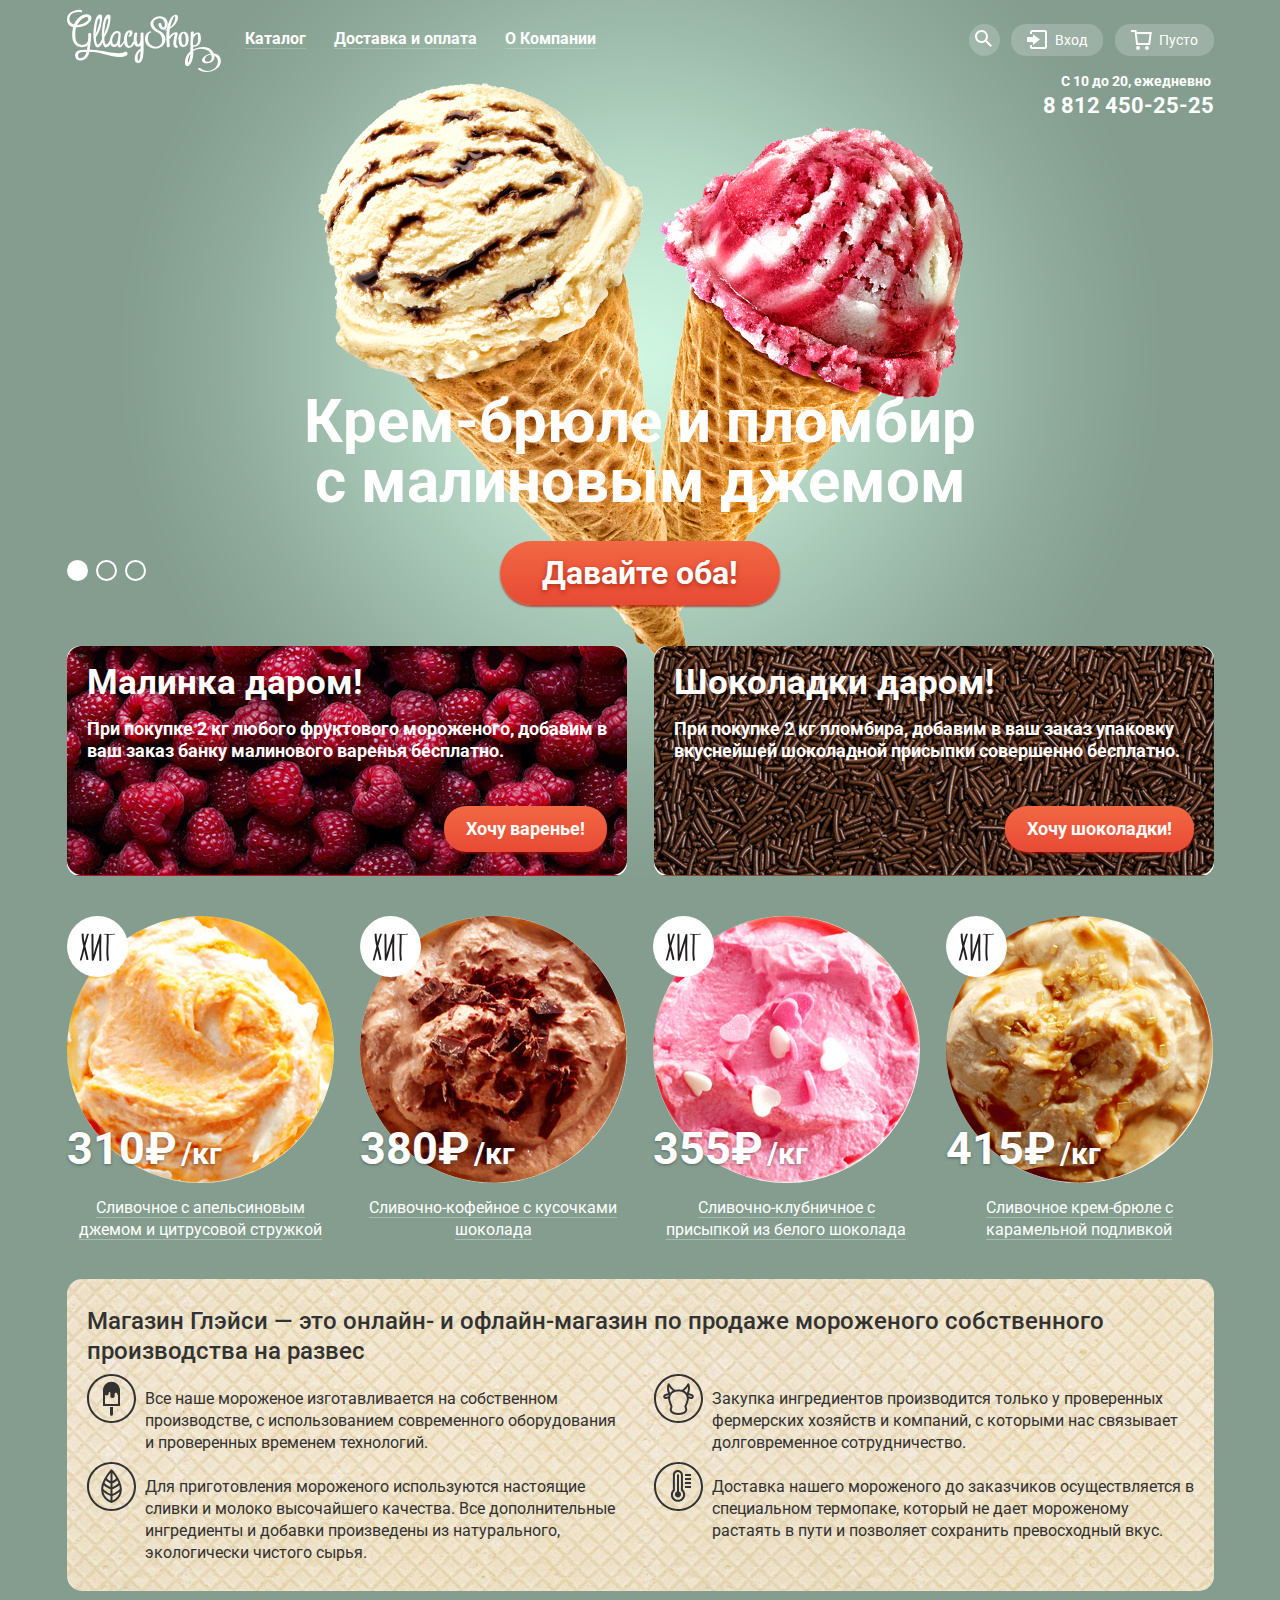
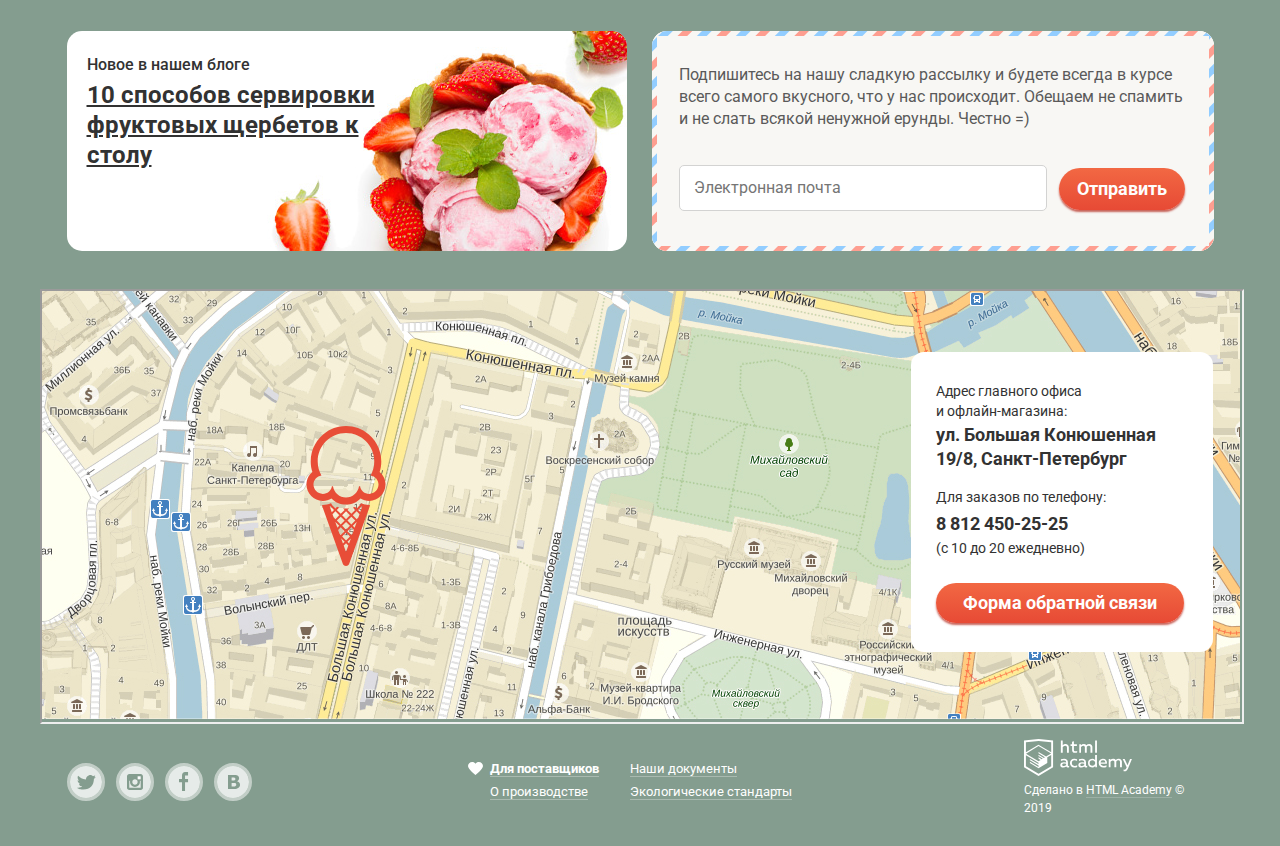
<file: index.html>
<!DOCTYPE html>
<html lang="ru">
  <head>
    <meta charset="utf-8">
    <title>HTML Academy: Глейси</title>
    <link href="https://fonts.googleapis.com/css?family=Roboto:400,700&display=swap&subset=cyrillic" rel="stylesheet">
    <link href="css/normalize.css" rel="stylesheet">
    <link href="css/style.css" rel="stylesheet">
  </head>
  <body>
    <input class="visually-hidden" type="radio" id="product-1" name="toggle" checked>
    <input class="visually-hidden" type="radio" id="product-2" name="toggle">
    <input class="visually-hidden" type="radio" id="product-3" name="toggle">
    <div class="site-wrapper">
      <header class="main-header">
        <nav class="main-navigation">
          <div class="main-header-logo">
            <img src="img/logo.svg" width="154" height="64" alt="Логотип  магазина мороженого «Глейси»">
          </div>
          <div class="main-navigation-wrapper">
            <div class="navigation-container">
              <ul class="site-navigation">
                <li class="catalog-link">
                  <a href="catalog.html">
                    <span class="navigation-title">Каталог</span>
                  </a>
                  <ul class="catalog-navigation">
                    <li><p>Новинки</p></li>
                    <li><a href="catalog.html">Сливочное</a></li>
                    <li><a href="#">Щербеты</a></li>
                    <li><a href="#">Фруктовый лед</a></li>
                    <li><a href="#">Мелорин</a></li>
                  </ul>
                </li>
                <li>
                  <a href="delivery.html">
                    <span class="navigation-title">Доставка и оплата</span>
                  </a>
                </li>
                <li>
                  <a href="about.html">
                    <span class="navigation-title">О Компании</span>
                  </a>
                </li>
              </ul>
              <ul class="user-navigation">
                <li class="search">
                  <a class="search-link" href="#">
                    <span class="visually-hidden">Поиск</span>
                    <svg version="1.1" xmlns="http://www.w3.org/2000/svg" xmlns:xlink="http://www.w3.org/1999/xlink" x="0px" y="0px" width="17px"
                    	 height="17px" viewBox="0 0 17 17" enable-background="new 0 0 17 17" xml:space="preserve">
                    	<path fill="#FFFFFF" d="M16.958,15.527L11.75,10.32C12.533,9.247,13,7.93,13,6.5C13,2.91,10.09,0,6.5,0S0,2.91,0,6.5
                    		S2.91,13,6.5,13c1.438,0,2.763-0.473,3.839-1.263l5.205,5.204L16.958,15.527z M6.5,11C4.019,11,2,8.981,2,6.5S4.019,2,6.5,2
                    		S11,4.019,11,6.5S8.981,11,6.5,11z"/>
                    </svg>
                  </a>
                  <div class="search-form">
                    <form action="https://echo.htmlacademy.ru" method="post">
                      <label class="visually-hidden" for="search">Поиск</label>
                      <input type="search" id="search" name="search" placeholder="Что ищем?">
                    </form>
                  </div>
                </li>
                <li class="login">
                  <a class="login-link" href="#">
                    <svg version="1.1" xmlns="http://www.w3.org/2000/svg" xmlns:xlink="http://www.w3.org/1999/xlink" x="0px" y="0px"
                    	 width="21px" height="19px" viewBox="0 0 21 19" enable-background="new 0 0 21 19" xml:space="preserve">
                    <g>
                    	<polygon fill="#FFFFFF" points="6,14.875 12.917,9.5 6,4.125 6,7.042 -0.042,7.042 -0.042,11.959 6,11.959 	"/>
                    	<path fill="#FFFFFF" d="M18,0H5C3.9,0,3,0.9,3,2v2h2V2h13v15H5v-2H3v2c0,1.1,0.9,2,2,2h13c1.1,0,2-0.9,2-2V2C20,0.9,19.1,0,18,0z"
                    		/>
                    </g>
                    </svg>
                    <span>Вход</span>
                  </a>
                  <div class="login-form">
                    <form action="https://echo.htmlacademy.ru" method="post">
                      <p>
                        <label class="visually-hidden" for="user-email">Элетронная почта</label>
                        <input class="login-icon-user" type="text" id="user-email" name="email" placeholder="Электронная почта">
                      </p>
                      <p>
                        <label class="visually-hidden" for="user-password">Пароль</label>
                        <input class="login-icon-password" type="password" id="user-password" name="password" placeholder="Пароль">
                      </p>
                      <div class="button-links-wrapper">
                        <button class="button" type="submit">Войти</button>
                        <p class="login-info">
                          <a href="#">Забыли пароль</a>
                          <a href="#">Новая регистрация</a>
                        </p>
                      </div>
                    </form>
                  </div>
                </li>
                <li>
                  <a class="cart-link" href="#">
                    <svg version="1.1" xmlns="http://www.w3.org/2000/svg" xmlns:xlink="http://www.w3.org/1999/xlink" x="0px" y="0px"
                    	 width="21px" height="20px" viewBox="0 0 21 20" enable-background="new 0 0 21 20" xml:space="preserve">
                    <g>
                    	<path fill="#FFFFFF" d="M5.657,2.031L5.422,0H0v2h3.64l1.5,13h13.988l1.699-12.969H5.657z M17.372,13H6.922L5.888,4.031h12.66
                    		L17.372,13z"/>
                    	<circle fill="#FFFFFF" cx="6.984" cy="18" r="2"/>
                    	<circle fill="#FFFFFF" cx="15.984" cy="18" r="2"/>
                    </g>
                    </svg>
                    <span>Пусто</span>
                  </a>
                </li>
              </ul>
            </div>
          </div>
        </nav>
        <div class="contacts">
          <div class="contacts-wrapper">
            <p class="header-time">С 10 до 20, ежедневно</p>
            <p class="header-phone">8 812 450-25-25</p>
          </div>
        </div>
      </header>
      <main class="container">
        <h1 class="visually-hidden">Магазин по продаже мороженого "Глэйси"</h1>
        <section class="slider">
          <div class="slider-controls">
            <label for="product-1" tabindex="0">Первый</label>
            <label for="product-2" tabindex="0">Второй</label>
            <label for="product-3" tabindex="0">Третий</label>
          </div>
          <ul class="slider-list">
            <li class="slider-item slide" id="slide1">
              <h3 class="slide-title">Крем-брюле и пломбир с малиновым джемом</h3>
              <a class="button slide-button" href="#">Давайте оба!</a>
            </li>
            <li class="slider-item slide" id="slide2">
              <h3 class="slide-title">Шоколадный пломбир и лимонный сорбет</h3>
              <a class="button slide-button" href="#">Давайте оба!</a>
            </li>
            <li class="slider-item slide" id="slide3">
              <h3 class="slide-title">Пломбир с помадкой и клубничный щербет</h3>
              <a class="button slide-button" href="#">Давайте оба!</a>
            </li>
          </ul>
        </section>
        <section class="promotions">
          <h2 class="visually-hidden">Промо-акции</h2>
          <div class="promo-raspberries">
            <p class="promo-title">Малинка даром!</p>
            <p class="promo-info">При покупке 2 кг любого фруктового мороженого, добавим в ваш заказ банку малинового варенья бесплатно.</p>
            <a class="button promo-button" href="#">Хочу варенье!</a>
          </div>
          <div class="promo-сhocolate">
            <p class="promo-title">Шоколадки даром!</p>
            <p class="promo-info">При покупке 2 кг пломбира, добавим в ваш заказ упаковку вкуснейшей шоколадной присыпки совершенно бесплатно.</p>
            <a class="button promo-button" href="#">Хочу шоколадки!</a>
          </div>
        </section>
        <section class="hits">
          <h2 class="visually-hidden">Хиты продаж</h2>
          <ul class="catalog-list">
            <li class="catalog-item hits-item">
              <a href="catalog-item.html">
                <p>
                  <img src="img/product-1.jpg" width="267" height="267" alt="Сливочное с апельсиновым джемом и цитрусовой стружкой">
                </p>
                <p class="catalog-item-title">
                  <span>Сливочное с апельсиновым джемом и цитрусовой стружкой</span>
                </p>
              </a>
              <p class="catalog-item-price">
                <b>310₽</b>
                <span class="weight">/кг</span>
              </p>
              <button class="button" type="button">Быстрый просмотр</button>
            </li>
            <li class="catalog-item hits-item">
              <a href="catalog-item.html">
                <p>
                  <img src="img/product-2.jpg" width="267" height="267" alt="Сливочно-кофейное с кусочками шоколада">
                </p>
                <p class="catalog-item-title">
                  <span>Сливочно-кофейное с кусочками шоколада</span>
                </p>
              </a>
              <p class="catalog-item-price">
                <b>380₽</b>
                <span class="weight">/кг</span>
              </p>
              <button class="button" type="button">Быстрый просмотр</button>
            </li>
            <li class="catalog-item hits-item">
              <a href="catalog-item.html">
                <p>
                  <img src="img/product-3.jpg" width="267" height="267" alt="Сливочно-клубничное с присыпкой из белого шоколада">
                </p>
                <p class="catalog-item-title">
                  <span>Сливочно-клубничное с присыпкой из белого шоколада</span>
                </p>
              </a>
              <p class="catalog-item-price">
                <b>355₽</b>
                <span class="weight">/кг</span>
              </p>
              <button class="button" type="button">Быстрый просмотр</button>
            </li>
            <li class="catalog-item hits-item">
              <a href="catalog-item.html">
                <p>
                  <img src="img/product-4.jpg" width="267" height="267" alt="Сливочное крем-брюле с карамельной подливкой">
                </p>
                <p class="catalog-item-title">
                  <span>Сливочное крем-брюле с карамельной подливкой</span>
                </p>
              </a>
              <p class="catalog-item-price">
                <b>415₽</b>
                <span class="weight">/кг</span>
              </p>
              <button class="button" type="button">Быстрый просмотр</button>
            </li>
          </ul>
        </section>
        <section class="features">
          <h2 class="visually-hidden">Преимущества</h2>
          <p class="feature-info">Магазин Глэйси — это онлайн- и офлайн-магазин по продаже мороженого собственного производства на развес</p>
          <ul class="feature-list">
            <li class="feature-item first">
              <p>Все наше мороженое изготавливается на собственном производстве, с использованием современного оборудования и проверенных временем технологий.</p>
            </li>
            <li class="feature-item second">
              <p>Закупка ингредиентов  производится только у проверенных фермерских хозяйств и компаний, с которыми нас связывает долговременное сотрудничество.</p>
            </li>
            <li class="feature-item third">
              <p>Для приготовления мороженого используются настоящие сливки и молоко высочайшего качества. Все дополнительные ингредиенты и добавки произведены из натурального, экологически чистого сырья.</p>
            </li>
            <li class="feature-item fourth">
              <p>Доставка нашего мороженого до заказчиков осуществляется в специальном термопаке, который не дает мороженому растаять в пути и позволяет сохранить превосходный вкус.</p>
            </li>
          </ul>
        </section>
        <div class="useful-info">
          <article class="article">
            <h2>Новое в нашем блоге</h2>
            <p class="article-info">
              <a href="#">10 способов сервировки фруктовых щербетов к столу</a>
            </p>
          </article>
          <section class="subscription">
            <h2 class="visually-hidden">Подписка на рассылку</h2>
            <p class="subscription-info">Подпишитесь на нашу сладкую рассылку и будете всегда в курсе всего самого вкусного, что у нас происходит. Обещаем не спамить и не слать всякой ненужной ерунды. Честно =) </p>
            <form class="subscription-form" action="https://echo.htmlacademy.ru" method="post">
              <label class="visually-hidden" for="subscription-email">Электронная почта</label>
              <input type="text" id="subscription-email" name="email" placeholder="Электронная почта">
              <button class="button" type="submit">Отправить</button>
            </form>
          </section>
        </div>
        <section class="map">
          <h2 class="visually-hidden">Как нас найти</h2>
          <iframe src="https://www.google.com/maps/embed?pb=!1m18!1m12!1m3!1d1998.6037872533216!2d30.320858716006118!3d59.93871648187625!2m3!1f0!2f0!3f0!3m2!1i1024!2i768!4f13.1!3m3!1m2!1s0x4696310fca145cc1%3A0x42b32648d8238007!2z0JHQvtC70YzRiNCw0Y8g0JrQvtC90Y7RiNC10L3QvdCw0Y8g0YPQuy4sIDE5LzgsINCh0LDQvdC60YIt0J_QtdGC0LXRgNCx0YPRgNCzLCAxOTExODY!5e0!3m2!1sru!2sru!4v1562095742895!5m2!1sru!2sru" width="1200" height="431" allowfullscreen></iframe>
          <p class="map-image">
            <img src="img/map.jpg" width="1200" height="431" alt="Адрес главного офиса и офлайн-магазина: ул. Большая Конюшенная 19/8, Санкт-Петербург">
          </p>
          <div class="map-info">
            <p class="map-info-adress">
              Адрес главного офиса<br>и офлайн-магазина:
              <span>ул. Большая Конюшенная<br> 19/8, Санкт-Петербург</span>
            </p>
            <p class="map-info-phone">
              Для заказов по телефону:
              <span>8 812 450-25-25</span>
              (с 10 до 20 ежедневно)
            </p>
            <a class="button map-button" href="form.html">Форма обратной связи</a>
          </div>
        </section>
      </main>
      <footer class="main-footer">
        <div class="footer-wrapper">
          <div class="social-footer">
            <ul class="social-list">
              <li><a class="social-button" href="#"><span class="visually-hidden">Твиттер</span>
                <svg version="1.1" xmlns="http://www.w3.org/2000/svg" xmlns:xlink="http://www.w3.org/1999/xlink" x="0px" y="0px" width="32px"
                	 height="32px" viewBox="0 0 32 32" enable-background="new 0 0 32 32" xml:space="preserve">
                	<path fill="#FFFFFF" d="M16,0C7.164,0,0,7.164,0,16c0,8.837,7.164,16,16,16c8.837,0,16-7.163,16-16C32,7.164,24.837,0,16,0z
                		 M23.944,12.809c-0.251,6.516-3.463,10.832-10.992,10.702c-0.14,0-0.205,0-0.233,0c-0.015,0-0.021,0-0.021,0
                		c-0.029,0-0.094,0-0.232,0c-0.447,0-4.543-0.443-5.344-1.823c2.479,0.19,4.247-0.406,5.12-1.136
                		c-1.048-0.289-2.923-0.461-3.251-2.848c0.384,0.104,0.618,0.221,1.299,0.113c-1.307-0.824-2.758-1.519-2.679-3.643
                		c0.311,0.317,1.164,0.518,1.46,0.457c-0.768-0.233-2.149-3.244-0.974-4.781c1.984,1.79,4.075,3.482,7.804,3.643
                		c0.227-2.214,1.24-3.699,3.168-4.325c1.84-0.479,3.255,0.26,3.901,1.138c0.737-0.224,1.453-0.466,2.193-0.685
                		c-0.004,0.833-0.569,1.463-0.935,1.709c0.747,0.165,1.423-0.475,1.423-0.475C25.467,11.818,24.557,12.58,23.944,12.809z"/>
                </svg>
              </a></li>
              <li><a class="social-button" href="#"><span class="visually-hidden">Инстаграмм</span>
                <svg version="1.1" xmlns="http://www.w3.org/2000/svg" xmlns:xlink="http://www.w3.org/1999/xlink" x="0px" y="0px"
                	 width="32px" height="32px" viewBox="0 0 32 32" enable-background="new 0 0 32 32" xml:space="preserve">
                <g>
                	<path fill="#FFFFFF" d="M20.916,16c0,2.728-2.211,4.938-4.938,4.938S11.039,18.728,11.039,16c0-0.394,0.051-0.773,0.138-1.14
                		h-0.897v6.838h11.396V14.86h-0.897C20.865,15.227,20.916,15.606,20.916,16z"/>
                	<path fill="#FFFFFF" d="M15.978,18.659c1.466,0,2.659-1.193,2.659-2.659s-1.193-2.659-2.659-2.659
                		c-1.466,0-2.659,1.193-2.659,2.659S14.511,18.659,15.978,18.659z"/>
                	<rect x="18.637" y="10.302" fill="#FFFFFF" width="3.039" height="3.039"/>
                	<path fill="#FFFFFF" d="M16,0C7.164,0,0,7.164,0,16c0,8.837,7.164,16,16,16c8.837,0,16-7.163,16-16C32,7.164,24.837,0,16,0z
                		 M23.955,21.698c0,1.254-1.025,2.279-2.279,2.279H10.279C9.026,23.978,8,22.952,8,21.698V10.302c0-1.253,1.026-2.279,2.279-2.279
                		h11.396c1.254,0,2.279,1.026,2.279,2.279V21.698z"/>
                </g>
                </svg>
              </a></li>
              <li><a class="social-button" href="#"><span class="visually-hidden">Фейсбук</span>
                <svg version="1.1" xmlns="http://www.w3.org/2000/svg" xmlns:xlink="http://www.w3.org/1999/xlink" x="0px" y="0px"
                	 width="32px" height="32px" viewBox="0 0 32 32" enable-background="new 0 0 32 32" xml:space="preserve">
                <path fill="#FFFFFF" d="M16,0C7.164,0,0,7.163,0,16s7.164,16,16,16c8.837,0,16-7.164,16-16S24.837,0,16,0z M20.062,9.455h-3.021
                	v3.444h3.021v3.445h-3.021v8.61h-3.021v-8.61H11v-3.445h3.021V9.455c0-1.902,1.353-3.445,3.021-3.445h3.021V9.455z"/>
                </svg>
              </a></li>
              <li><a class="social-button" href="#"><span class="visually-hidden">Вконтакте</span>
                <svg version="1.1" xmlns="http://www.w3.org/2000/svg" xmlns:xlink="http://www.w3.org/1999/xlink" x="0px" y="0px"
                	 width="32px" height="32px" viewBox="0 0 32 32" enable-background="new 0 0 32 32" xml:space="preserve">
                <g>
                	<path fill="#FFFFFF" d="M16.637,14.495c0.402-0.019,0.719-0.082,0.951-0.188c0.326-0.145,0.54-0.33,0.641-0.559
                		c0.101-0.229,0.15-0.496,0.15-0.797c0-0.232-0.058-0.465-0.174-0.697c-0.116-0.232-0.322-0.405-0.617-0.517
                		c-0.264-0.1-0.592-0.155-0.984-0.165c-0.392-0.009-0.943-0.014-1.652-0.014h-0.339v2.965h0.565
                		C15.749,14.523,16.235,14.514,16.637,14.495z"/>
                	<path fill="#FFFFFF" d="M18.118,17.084c-0.282-0.081-0.672-0.125-1.166-0.132c-0.494-0.006-1.012-0.009-1.55-0.009h-0.79v3.493
                		h0.264c1.014,0,1.74-0.003,2.18-0.009c0.438-0.007,0.843-0.088,1.212-0.245c0.377-0.157,0.633-0.364,0.774-0.625
                		s0.214-0.562,0.214-0.9c0-0.446-0.088-0.788-0.261-1.03C18.825,17.386,18.531,17.204,18.118,17.084z"/>
                	<path fill="#FFFFFF" d="M16,0C7.164,0,0,7.164,0,16c0,8.837,7.164,16,16,16c8.837,0,16-7.163,16-16C32,7.164,24.837,0,16,0z
                		 M22.602,20.531c-0.273,0.533-0.646,0.976-1.124,1.327c-0.552,0.415-1.161,0.71-1.823,0.886s-1.501,0.264-2.519,0.264h-6.121V8.987
                		h5.443c1.13,0,1.957,0.038,2.48,0.113c0.524,0.076,1.045,0.242,1.561,0.5c0.533,0.27,0.929,0.632,1.189,1.087
                		c0.26,0.455,0.392,0.975,0.392,1.558c0,0.678-0.179,1.278-0.536,1.795c-0.358,0.518-0.863,0.92-1.517,1.208v0.075
                		c0.917,0.182,1.642,0.559,2.179,1.13c0.537,0.571,0.807,1.325,0.807,2.261C23.013,19.392,22.875,19.997,22.602,20.531z"/>
                </g>
                </svg>
              </a></li>
            </ul>
          </div>
          <div class="info-footer">
            <ul class="info-list info-list-left">
              <li class="info-item first"><a href="#"><b>Для поставщиков</b></a></li>
              <li class="info-item"><a href="#">О производстве</a></li>
            </ul>
            <ul class="info-list info-listright">
              <li class="info-item"><a href="#">Наши документы</a></li>
              <li class="info-item"><a href="#">Экологические стандарты</a></li>
            </ul>
          </div>
          <div class="copyright-footer">
            <a class="copyright-button" href="https://htmlacademy.ru/intensive/htmlcss">
              <img src="img/logo-htmlacademy.svg" width="108" height="39" alt="Логотип HTML Академии">
            </a>
            <p class="copyright-info">Сделано в <a class="copyright-link" href="https://htmlacademy.ru/intensive/htmlcss">HTML Academy</a> © 2019</p>
          </div>
        </div>
      </footer>
      <section class="modal-feedback">
        <h2 class="visually-hidden">Обратная связь</h2>
        <form class="feedback-form" action="https://echo.htmlacademy.ru" method="post">
          <p class="feedback-info">Мы обязательно вам ответим!</p>
          <button class="button-close" type="button"></button>
          <p class="feedback-question">
            <label class="visually-hidden" for="feedback-name">Имя</label>
            <input type="text" id="feedback-name" name="user-name" placeholder="Как вас зовут?">
          </p>
          <p class="feedback-question">
            <label class="visually-hidden" for="feedback-email">Электронная почта</label>
            <input type="text" id="feedback-email" name="user-email" placeholder="Ваша почта для ответа?">
          </p>
          <p class="feedback-text">
            <label class="visually-hidden" for="feedback-question">Ваш вопрос</label>
            <textarea id="feedback-question" name="user-question" placeholder="Напишите что-нибудь..." rows="6"></textarea>
          </p>
          <button class="button modal-button" type="submit">Отправить</button>
        </form>
      </section>
      <div class="overlay"></div>
    </div>
    <script src="js/script.min.js"></script>
  </body>
</html>
</file>
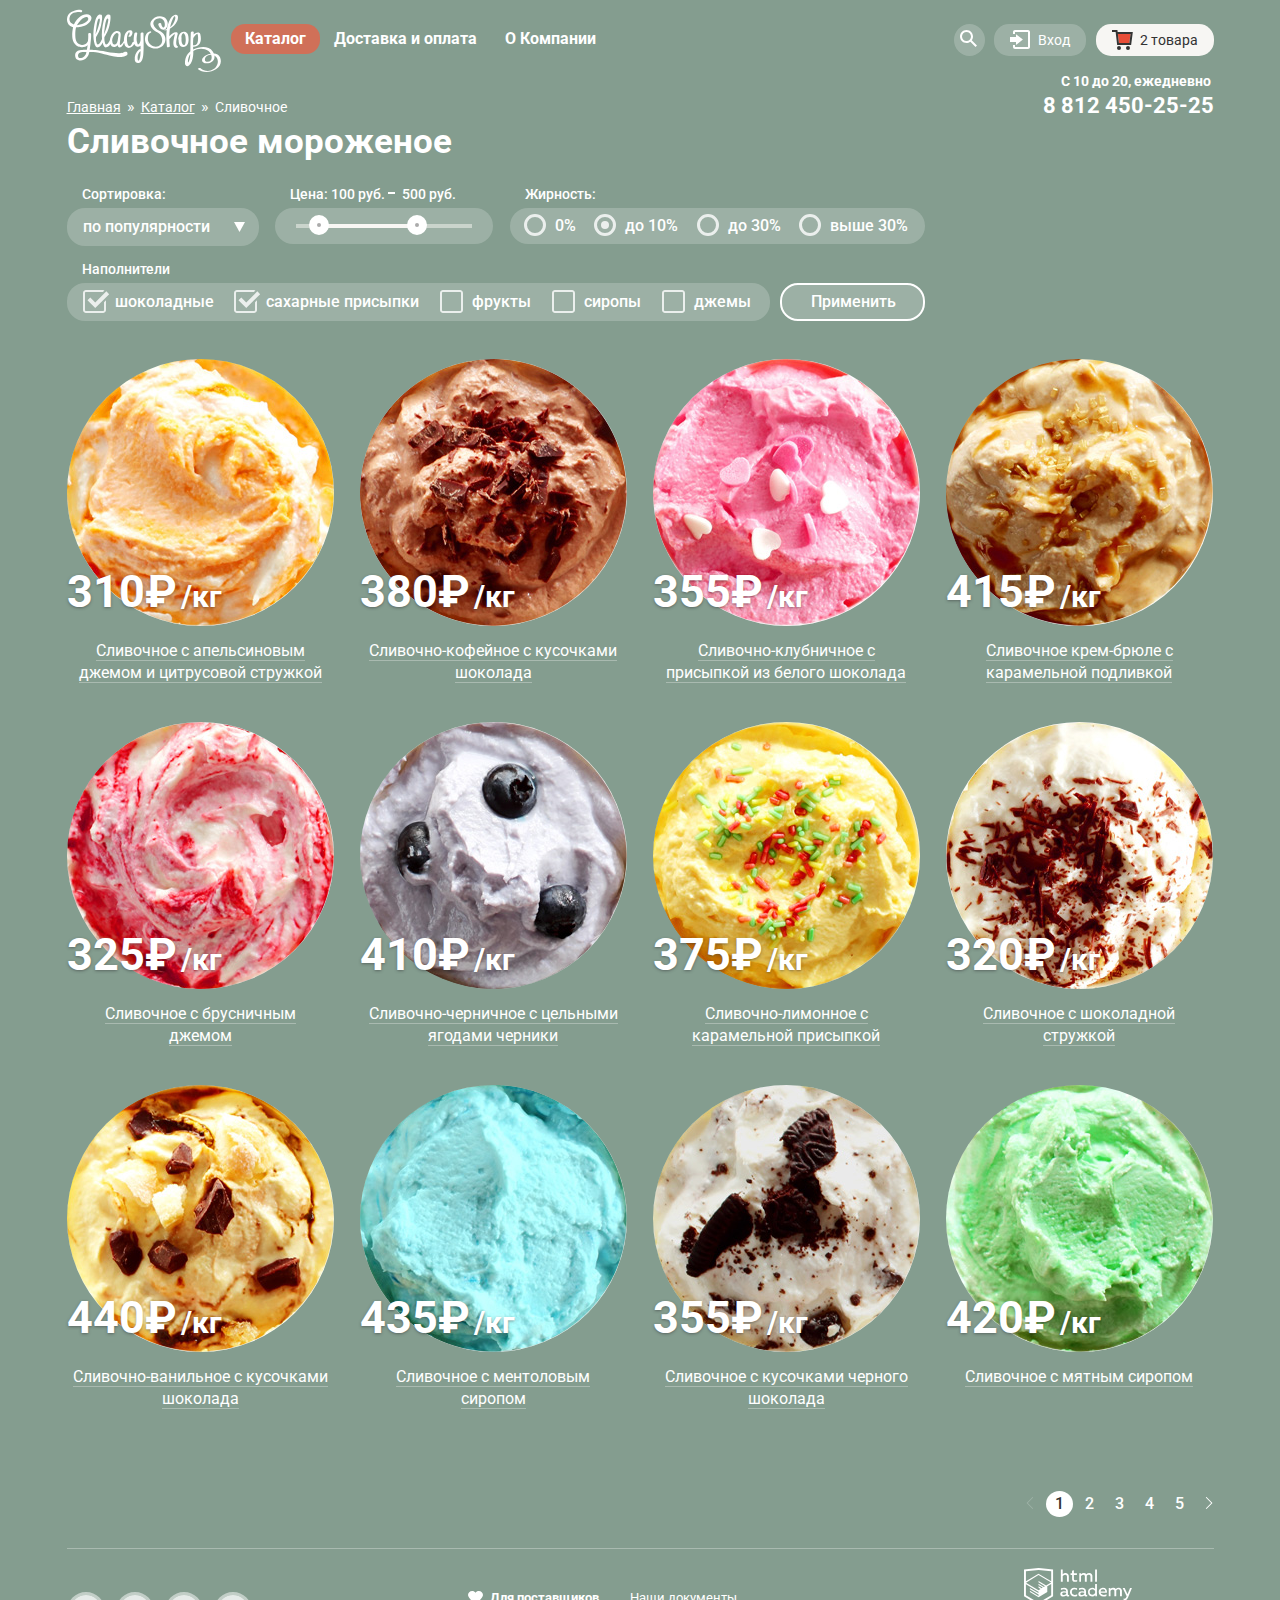
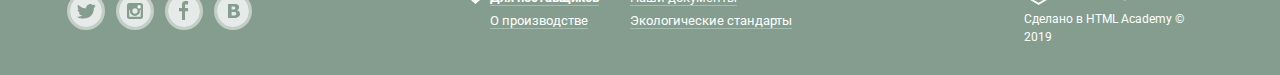
<file: catalog.html>
<!DOCTYPE html>
<html lang="ru">
  <head>
    <meta charset="utf-8">
    <title>HTML Academy: Глейси</title>
    <link href="https://fonts.googleapis.com/css?family=Roboto:400,700&display=swap&subset=cyrillic" rel="stylesheet">
    <link href="css/normalize.css" rel="stylesheet">
    <link href="css/style.css" rel="stylesheet">
  </head>
  <body class="inner-page">
    <header class="main-header">
      <nav class="main-navigation">
        <div  class="main-header-logo">
          <a href="index.html">
            <img src="img/logo.svg" width="154" height="64" alt="Логотип  магазина мороженого «Глейси»">
          </a>
        </div>
        <div class="main-navigation-wrapper">
          <div class="navigation-container">
            <ul class="site-navigation">
              <li class="catalog-link">
                <a class="site-navigation-current" href="catalog.html">Каталог</a>
                <ul class="catalog-navigation">
                  <li><p>Новинки</p></li>
                  <li><a class="current-catalog-navigation" href="catalog.html">Сливочное</a></li>
                  <li><a href="#">Щербеты</a></li>
                  <li><a href="#">Фруктовый лед</a></li>
                  <li><a href="#">Мелорин</a></li>
                </ul>
              </li>
              <li>
                <a href="delivery.html">Доставка и оплата</a>
              </li>
              <li>
                <a href="about.html">О Компании</a>
              </li>
            </ul>
            <ul class="user-navigation">
              <li class="search">
                <a class="search-link" href="#">
                  <span class="visually-hidden">Поиск</span>
                  <svg version="1.1" xmlns="http://www.w3.org/2000/svg" xmlns:xlink="http://www.w3.org/1999/xlink" x="0px" y="0px" width="17px"
                  	 height="17px" viewBox="0 0 17 17" enable-background="new 0 0 17 17" xml:space="preserve">
                  	<path fill="#FFFFFF" d="M16.958,15.527L11.75,10.32C12.533,9.247,13,7.93,13,6.5C13,2.91,10.09,0,6.5,0S0,2.91,0,6.5
                  		S2.91,13,6.5,13c1.438,0,2.763-0.473,3.839-1.263l5.205,5.204L16.958,15.527z M6.5,11C4.019,11,2,8.981,2,6.5S4.019,2,6.5,2
                  		S11,4.019,11,6.5S8.981,11,6.5,11z"/>
                  </svg>
                </a>
                <div class="search-form">
                  <form action="https://echo.htmlacademy.ru" method="post">
                    <label class="visually-hidden" for="search">Поиск</label>
                    <input type="search" id="search" name="search" placeholder="Что ищем?">
                  </form>
                </div>
              </li>
              <li class="login">
                <a class="login-link" href="#">
                  <svg version="1.1" xmlns="http://www.w3.org/2000/svg" xmlns:xlink="http://www.w3.org/1999/xlink" x="0px" y="0px"
                  	 width="21px" height="19px" viewBox="0 0 21 19" enable-background="new 0 0 21 19" xml:space="preserve">
                  <g>
                  	<polygon fill="#FFFFFF" points="6,14.875 12.917,9.5 6,4.125 6,7.042 -0.042,7.042 -0.042,11.959 6,11.959 	"/>
                  	<path fill="#FFFFFF" d="M18,0H5C3.9,0,3,0.9,3,2v2h2V2h13v15H5v-2H3v2c0,1.1,0.9,2,2,2h13c1.1,0,2-0.9,2-2V2C20,0.9,19.1,0,18,0z"/>
                  </g>
                  </svg>
                  <span>Вход</span>
                </a>
                <div class="login-form">
                  <form action="https://echo.htmlacademy.ru" method="post">
                    <p>
                      <label class="visually-hidden" for="user-email">Элетронная почта</label>
                      <input class="login-icon-user" type="text" id="user-email" name="email" placeholder="Электронная почта">
                    </p>
                    <p>
                      <label class="visually-hidden" for="user-password">Пароль</label>
                      <input class="login-icon-password" type="password" id="user-password" name="password" placeholder="Пароль">
                    </p>
                    <div class="button-links-wrapper">
                      <button class="button" type="submit">Войти</button>
                      <p class="login-info">
                        <a href="#">Забыли пароль</a>
                        <a href="#">Новая регистрация</a>
                      </p>
                    </div>
                  </form>
                </div>
              </li>
              <li class="cart">
                <a class="cart-link-red" href="#">
                  <svg version="1.1" xmlns="http://www.w3.org/2000/svg" xmlns:xlink="http://www.w3.org/1999/xlink" x="0px" y="0px"
                  	 width="21px" height="20px" viewBox="0 0 21 20" enable-background="new 0 0 21 20" xml:space="preserve">
                  <polygon fill="#E84D37" points="5.888,4.031 6.922,13 17.372,13 18.548,4.031 "/>
                  <circle fill="#343434" cx="6.984" cy="18" r="2"/>
                  <circle fill="#343434" cx="15.984" cy="18" r="2"/>
                  <path fill="#343434" d="M5.657,2.031L5.422,0H0v2h3.64l1.5,13h13.988l1.699-12.969H5.657z M17.372,13H6.922L5.888,4.031h12.66
                    	L17.372,13z"/>
                  </svg>
                  <span>2 товара</span>
                </a>
                <div class="cart-info">
                  <ul class="cart-list">
                    <li>
                      <button class="product-close" type="button" ></button>
                      <img src="img/product-small-1.png" width="33" height="33" alt="Пломбир с апельсиновым джемом">
                      <span class="product-title">Пломбир с апельсиновым джемом</span>
                      <span class="product-weight">1,5 кг х</span>
                      <span class="product-price">200 руб.</span>
                      <span class="ptoduct-price-total">300 руб.</span>
                    </li>
                    <li>
                      <button class="product-close" type="button" ></button>
                      <img src="img/product-small-2.png" width="33" height="33" alt="Клубничный пломбир с присыпкой  из белого шоколада">
                      <span class="product-title">Клубничный пломбир с присыпкой  из белого шоколада</span>
                      <span class="product-weight">1,5 кг х</span>
                      <span class="product-price">300 руб.</span>
                      <span class="ptoduct-price-total">450 руб.</span>
                    </li>
                  </ul>
                  <div class="cart-order">
                    <p class="cart-total-price">
                      <span>Итого:</span>
                      <span>750 руб.</span>
                    </p>
                    <button class="button" type="submit">Оформить заказ</button>
                  </div>
                </div>
              </li>
            </ul>
          </div>
        </div>
      </nav>
      <div class="breadcrumps-contacts-wrapper">
        <ul class="breadcrumps">
          <li><a href="index.html">Главная</a></li>
          <li>»</li>
          <li><a href="catalog.html">Каталог</a></li>
          <li>»</li>
          <li class="breadcrumps-current">Сливочное</li>
        </ul>
        <div class="contacts-wrapper">
          <p class="header-time">С 10 до 20, ежедневно</p>
          <p class="header-phone">8 812 450-25-25</p>
        </div>
      </div>
    </header>
    <main class="container">
      <h1 class="page-title">Сливочное мороженое</h1>
      <section class="filters">
        <h2 class="visually-hidden">Фильтры для поиска</h2>
        <form class="filters-form" action="https://echo.htmlacademy.ru" method="post">
          <div class="filters-line-first">
            <fieldset class="filter-sorting">
              <legend>Сортировка:</legend>
              <div class="sorting-list-wrapper">
                <select class="sorting-list" name="sorting-list">
                  <option value="по популярности">по популярности</option>
                  <option value="сначала недорогие">сначала недорогие</option>
                  <option value="сначала дорогие">сначала дорогие</option>
                  <option value="по жирности">по жирности</option>
                </select>
                <svg class="sorting-icon" xmlns="http://www.w3.org/2000/svg" width="11" height="10" viewBox="0 0 11 10"><path fill="#ffffff" d="M5.5 10L0 0h11"/></svg>
              </div>
            </fieldset>
            <fieldset class="filter-range">
              <legend class="price-controls">
                <span>Цена:</span>
                <label class="min-price">
                  <input type="text" name="min-price" value="100 руб.">
                </label>
                <label class="max-price">
                  <input type="text" name="max-price" value="500 руб.">
                </label>
              </legend>
              <div class="range-controls-wrapper">
                <div class="range-controls">
                  <div class="scale">
                    <div class="bar"></div>
                  </div>
                  <div class="range-toggle range-toggle-min"></div>
                  <div class="range-toggle range-toggle-max"></div>
                </div>
              </div>
            </fieldset>
            <fieldset class="filter-fat">
              <legend>Жирность:</legend>
              <div class="fat-levels-wrapper">
                <ul class="fat-levels">
                  <li>
                    <label class="fat-radio">
                      <input type="radio" name="fat-checkbox" class="visually-hidden" value="0%">
                      <span class="fat-radio-indicator"></span>
                      0%
                    </label>
                  </li>
                  <li>
                    <label class="fat-radio">
                      <input type="radio" name="fat-checkbox" class="visually-hidden" value="10%" checked>
                      <span class="fat-radio-indicator"></span>
                      до 10%
                    </label>
                  </li>
                  <li>
                    <label class="fat-radio">
                      <input type="radio" name="fat-checkbox" class="visually-hidden" value="до 30%">
                      <span class="fat-radio-indicator"></span>
                      до 30%
                    </label>
                  </li>
                  <li>
                    <label class="fat-radio">
                      <input type="radio" name="fat-checkbox" class="visually-hidden" value="выше 30%">
                      <span class="fat-radio-indicator"></span>
                      выше 30%
                    </label>
                  </li>
                </ul>
              </div>
            </fieldset>
          </div>
          <div class="filters-line-second">
            <fieldset class="filter-fillers">
              <legend>Наполнители</legend>
              <div class="fillers-list-wrapper">
                <ul class="filler-list">
                  <li>
                    <label class="filler-checkbox">
                      <input type="checkbox" name="filler-checkbox" class="visually-hidden" value="шоколадные" checked>
                      <span class="filler-checkbox-indicator"></span>
                      шоколадные
                    </label>
                  </li>
                  <li>
                    <label class="filler-checkbox">
                      <input type="checkbox" name="filler-checkbox" class="visually-hidden" value="сахарные присыпки" checked>
                      <span class="filler-checkbox-indicator"></span>
                      сахарные присыпки
                    </label>
                  </li>
                  <li>
                    <label class="filler-checkbox">
                      <input type="checkbox" name="filler-checkbox" class="visually-hidden" value="фрукты">
                      <span class="filler-checkbox-indicator"></span>
                      фрукты
                    </label>
                  </li>
                  <li>
                    <label class="filler-checkbox">
                      <input type="checkbox" name="filler-checkbox" class="visually-hidden" value="сиропы">
                      <span class="filler-checkbox-indicator"></span>
                      сиропы
                    </label>
                  </li>
                  <li>
                    <label class="filler-checkbox">
                      <input type="checkbox" name="filler-checkbox" class="visually-hidden" value="джемы">
                      <span class="filler-checkbox-indicator"></span>
                      джемы
                    </label>
                  </li>
                </ul>
              </div>
            </fieldset>
            <button class="filters-form-button" type="submit">Применить</button>
          </div>
        </form>
      </section>
      <section class="catalog">
        <h2 class="visually-hidden">Ассортимент сливочного мороженого</h2>
        <ul class="catalog-list">
          <li class="catalog-item">
            <a href="catalog-item.html">
              <p>
                <img src="img/product-1.jpg" width="267" height="267" alt="Сливочное с апельсиновым джемом и цитрусовой стружкой">
              </p>
              <p class="catalog-item-title">
                <span>Сливочное с апельсиновым джемом и цитрусовой стружкой</span>
              </p>
            </a>
            <p class="catalog-item-price">
              <b>310₽</b>
              <span class="weight">/кг</span>
            </p>
            <button class="button" type="button">Быстрый просмотр</button>
          </li>
          <li class="catalog-item">
            <a href="catalog-item.html">
              <p>
                <img src="img/product-2.jpg" width="267" height="267" alt="Сливочно-кофейное с кусочками шоколада">
              </p>
              <p class="catalog-item-title">
                <span>Сливочно-кофейное с кусочками шоколада</span>
              </p>
            </a>
            <p class="catalog-item-price">
              <b>380₽</b>
              <span class="weight">/кг</span>
            </p>
            <button class="button" type="button">Быстрый просмотр</button>
          </li>
          <li class="catalog-item">
            <a href="catalog-item.html">
              <p>
                <img src="img/product-3.jpg" width="267" height="267" alt="Сливочно-клубничное с присыпкой из белого шоколада">
              </p>
              <p class="catalog-item-title">
                <span>Сливочно-клубничное с присыпкой из белого шоколада</span>
              </p>
            </a>
            <p class="catalog-item-price">
              <b>355₽</b>
              <span class="weight">/кг</span>
            </p>
            <button class="button" type="button">Быстрый просмотр</button>
          </li>
          <li class="catalog-item">
            <a href="catalog-item.html">
              <p>
                <img src="img/product-4.jpg" width="267" height="267" alt="Сливочное крем-брюле с карамельной подливкой">
              </p>
              <p class="catalog-item-title">
                <span>Сливочное крем-брюле с карамельной подливкой</span>
              </p>
            </a>
            <p class="catalog-item-price">
              <b>415₽</b>
              <span class="weight">/кг</span>
            </p>
            <button class="button" type="button">Быстрый просмотр</button>
          </li>
          <li class="catalog-item">
            <a href="catalog-item.html">
              <p>
                <img src="img/product-5.jpg" width="267" height="267" alt="Сливочное с брусничным джемом">
              </p>
              <p class="catalog-item-title">
                <span>Сливочное с брусничным джемом</span>
              </p>
            </a>
            <p class="catalog-item-price">
              <b>325₽</b>
              <span class="weight">/кг</span>
            </p>
            <button class="button" type="button">Быстрый просмотр</button>
          </li>
          <li class="catalog-item">
            <a href="catalog-item.html">
              <p>
                <img src="img/product-6.jpg" width="267" height="267" alt="Сливочно-черничное с цельными ягодами черники">
              </p>
              <p class="catalog-item-title">
                <span>Сливочно-черничное с цельными ягодами черники</span>
              </p>
            </a>
            <p class="catalog-item-price">
              <b>410₽</b>
              <span class="weight">/кг</span>
            </p>
            <button class="button" type="button">Быстрый просмотр</button>
          </li>
          <li class="catalog-item">
            <a href="catalog-item.html">
              <p>
                <img src="img/product-7.jpg" width="267" height="267" alt="Сливочно-лимонное с карамельной присыпкой">
              </p>
              <p class="catalog-item-title">
                <span>Сливочно-лимонное с карамельной присыпкой</span>
              </p>
            </a>
            <p class="catalog-item-price">
              <b>375₽</b>
              <span class="weight">/кг</span>
            </p>
            <button class="button" type="button">Быстрый просмотр</button>
          </li>
          <li class="catalog-item">
            <a href="catalog-item.html">
              <p>
                <img src="img/product-8.jpg" width="267" height="267" alt="Сливочное с шоколадной стружкой">
              </p>
              <p class="catalog-item-title">
                <span>Сливочное с шоколадной стружкой</span>
              </p>
            </a>
            <p class="catalog-item-price">
              <b>320₽</b>
              <span class="weight">/кг</span>
            </p>
            <button class="button" type="button">Быстрый просмотр</button>
          </li>
          <li class="catalog-item">
            <a href="catalog-item.html">
              <p>
                <img src="img/product-9.jpg" width="267" height="267" alt="Сливочно-ванильное с кусочками шоколада">
              </p>
              <p class="catalog-item-title">
                <span>Сливочно-ванильное с кусочками шоколада</span>
              </p>
            </a>
            <p class="catalog-item-price">
              <b>440₽</b>
              <span class="weight">/кг</span>
            </p>
            <button class="button" type="button">Быстрый просмотр</button>
          </li>
          <li class="catalog-item">
            <a href="catalog-item.html">
              <p>
                <img src="img/product-10.jpg" width="267" height="267" alt="Сливочноe с ментоловым сиропом">
              </p>
              <p class="catalog-item-title">
              <span>Сливочноe с ментоловым сиропом</span>
            </p>
            </a>
            <p class="catalog-item-price">
              <b>435₽</b>
              <span class="weight">/кг</span>
            </p>
            <button class="button" type="button">Быстрый просмотр</button>
          </li>
          <li class="catalog-item">
            <a href="catalog-item.html">
              <p>
                <img src="img/product-11.jpg" width="267" height="267" alt="Сливочное с кусочками черного шоколада">
              </p>
              <p class="catalog-item-title">
                <span>Сливочное с кусочками черного шоколада</span>
              </p>
            </a>
            <p class="catalog-item-price">
              <b>355₽</b>
              <span class="weight">/кг</span>
            </p>
            <button class="button" type="button">Быстрый просмотр</button>
          </li>
          <li class="catalog-item">
            <a href="catalog-item.html">
              <p>
                <img src="img/product-12.jpg" width="267" height="267" alt="Сливочное с мятным сиропом">
              </p>
              <p class="catalog-item-title">
                <span>Сливочное с мятным сиропом</span>
              </p>
            </a>
            <p class="catalog-item-price">
              <b>420₽</b>
              <span class="weight">/кг</span>
            </p>
            <button class="button" type="button">Быстрый просмотр</button>
          </li>
        </ul>
        <div class="catalog-pagination">
          <div class="pagination-previous-page">
            <a href="#">
              <span class="visually-hidden">Вперед</span>
              <svg version="1.1" xmlns="http://www.w3.org/2000/svg" xmlns:xlink="http://www.w3.org/1999/xlink" x="0px" y="0px"
                 width="8px" height="12px" viewBox="0 0 8 12" enable-background="new 0 0 8 12" xml:space="preserve">
              <path fill="#ffffff" d="M7.237,5.642L1.729,0.133c-0.198-0.198-0.519-0.198-0.716,0s-0.198,0.519,0,0.716L6.163,6l-5.151,5.15
                c-0.198,0.198-0.198,0.519,0,0.717c0.099,0.099,0.229,0.148,0.358,0.148c0.129,0,0.259-0.05,0.358-0.148l5.509-5.509
                C7.436,6.16,7.436,5.84,7.237,5.642z"/>
              </svg>
            </a>
          </div>
          <ul class="pagination-list">
            <li class="pagination-item pagination-item-current">
              <a href="#">1</a>
            </li>
            <li class="pagination-item">
              <a href="#">2</a>
            </li>
            <li class="pagination-item">
              <a href="#">3</a>
            </li>
            <li class="pagination-item">
              <a href="#">4</a>
            </li>
            <li class="pagination-item">
              <a href="#">5</a>
            </li>
          </ul>
          <div class="pagination-next-page">
            <a href="#">
              <span class="visually-hidden">Назад</span>
              <svg version="1.1" xmlns="http://www.w3.org/2000/svg" xmlns:xlink="http://www.w3.org/1999/xlink" x="0px" y="0px"
                 width="8px" height="12px" viewBox="0 0 8 12" enable-background="new 0 0 8 12" xml:space="preserve">
              <path fill="#ffffff" d="M7.237,5.642L1.729,0.133c-0.198-0.198-0.519-0.198-0.716,0s-0.198,0.519,0,0.716L6.163,6l-5.151,5.15
                c-0.198,0.198-0.198,0.519,0,0.717c0.099,0.099,0.229,0.148,0.358,0.148c0.129,0,0.259-0.05,0.358-0.148l5.509-5.509
                C7.436,6.16,7.436,5.84,7.237,5.642z"/>
              </svg>
            </a>
          </div>
        </div>
      </section>
    </main>
    <footer class="main-footer">
      <div class="footer-wrapper">
        <div class="social-footer">
          <ul class="social-list">
            <li><a class="social-button" href="#"><span class="visually-hidden">Твиттер</span>
              <svg version="1.1" xmlns="http://www.w3.org/2000/svg" xmlns:xlink="http://www.w3.org/1999/xlink" x="0px" y="0px" width="32px"
              	 height="32px" viewBox="0 0 32 32" enable-background="new 0 0 32 32" xml:space="preserve">
              	<path fill="#FFFFFF" d="M16,0C7.164,0,0,7.164,0,16c0,8.837,7.164,16,16,16c8.837,0,16-7.163,16-16C32,7.164,24.837,0,16,0z
              		 M23.944,12.809c-0.251,6.516-3.463,10.832-10.992,10.702c-0.14,0-0.205,0-0.233,0c-0.015,0-0.021,0-0.021,0
              		c-0.029,0-0.094,0-0.232,0c-0.447,0-4.543-0.443-5.344-1.823c2.479,0.19,4.247-0.406,5.12-1.136
              		c-1.048-0.289-2.923-0.461-3.251-2.848c0.384,0.104,0.618,0.221,1.299,0.113c-1.307-0.824-2.758-1.519-2.679-3.643
              		c0.311,0.317,1.164,0.518,1.46,0.457c-0.768-0.233-2.149-3.244-0.974-4.781c1.984,1.79,4.075,3.482,7.804,3.643
              		c0.227-2.214,1.24-3.699,3.168-4.325c1.84-0.479,3.255,0.26,3.901,1.138c0.737-0.224,1.453-0.466,2.193-0.685
              		c-0.004,0.833-0.569,1.463-0.935,1.709c0.747,0.165,1.423-0.475,1.423-0.475C25.467,11.818,24.557,12.58,23.944,12.809z"/>
              </svg>
            </a></li>
            <li><a class="social-button" href="#"><span class="visually-hidden">Инстаграмм</span>
              <svg version="1.1" xmlns="http://www.w3.org/2000/svg" xmlns:xlink="http://www.w3.org/1999/xlink" x="0px" y="0px"
              	 width="32px" height="32px" viewBox="0 0 32 32" enable-background="new 0 0 32 32" xml:space="preserve">
              <g>
              	<path fill="#FFFFFF" d="M20.916,16c0,2.728-2.211,4.938-4.938,4.938S11.039,18.728,11.039,16c0-0.394,0.051-0.773,0.138-1.14
              		h-0.897v6.838h11.396V14.86h-0.897C20.865,15.227,20.916,15.606,20.916,16z"/>
              	<path fill="#FFFFFF" d="M15.978,18.659c1.466,0,2.659-1.193,2.659-2.659s-1.193-2.659-2.659-2.659
              		c-1.466,0-2.659,1.193-2.659,2.659S14.511,18.659,15.978,18.659z"/>
              	<rect x="18.637" y="10.302" fill="#FFFFFF" width="3.039" height="3.039"/>
              	<path fill="#FFFFFF" d="M16,0C7.164,0,0,7.164,0,16c0,8.837,7.164,16,16,16c8.837,0,16-7.163,16-16C32,7.164,24.837,0,16,0z
              		 M23.955,21.698c0,1.254-1.025,2.279-2.279,2.279H10.279C9.026,23.978,8,22.952,8,21.698V10.302c0-1.253,1.026-2.279,2.279-2.279
              		h11.396c1.254,0,2.279,1.026,2.279,2.279V21.698z"/>
              </g>
              </svg>
            </a></li>
            <li><a class="social-button" href="#"><span class="visually-hidden">Фейсбук</span>
              <svg version="1.1" xmlns="http://www.w3.org/2000/svg" xmlns:xlink="http://www.w3.org/1999/xlink" x="0px" y="0px"
              	 width="32px" height="32px" viewBox="0 0 32 32" enable-background="new 0 0 32 32" xml:space="preserve">
              <path fill="#FFFFFF" d="M16,0C7.164,0,0,7.163,0,16s7.164,16,16,16c8.837,0,16-7.164,16-16S24.837,0,16,0z M20.062,9.455h-3.021
              	v3.444h3.021v3.445h-3.021v8.61h-3.021v-8.61H11v-3.445h3.021V9.455c0-1.902,1.353-3.445,3.021-3.445h3.021V9.455z"/>
              </svg>
            </a></li>
            <li><a class="social-button" href="#"><span class="visually-hidden">Вконтакте</span>
              <svg version="1.1" xmlns="http://www.w3.org/2000/svg" xmlns:xlink="http://www.w3.org/1999/xlink" x="0px" y="0px"
              	 width="32px" height="32px" viewBox="0 0 32 32" enable-background="new 0 0 32 32" xml:space="preserve">
              <g>
              	<path fill="#FFFFFF" d="M16.637,14.495c0.402-0.019,0.719-0.082,0.951-0.188c0.326-0.145,0.54-0.33,0.641-0.559
              		c0.101-0.229,0.15-0.496,0.15-0.797c0-0.232-0.058-0.465-0.174-0.697c-0.116-0.232-0.322-0.405-0.617-0.517
              		c-0.264-0.1-0.592-0.155-0.984-0.165c-0.392-0.009-0.943-0.014-1.652-0.014h-0.339v2.965h0.565
              		C15.749,14.523,16.235,14.514,16.637,14.495z"/>
              	<path fill="#FFFFFF" d="M18.118,17.084c-0.282-0.081-0.672-0.125-1.166-0.132c-0.494-0.006-1.012-0.009-1.55-0.009h-0.79v3.493
              		h0.264c1.014,0,1.74-0.003,2.18-0.009c0.438-0.007,0.843-0.088,1.212-0.245c0.377-0.157,0.633-0.364,0.774-0.625
              		s0.214-0.562,0.214-0.9c0-0.446-0.088-0.788-0.261-1.03C18.825,17.386,18.531,17.204,18.118,17.084z"/>
              	<path fill="#FFFFFF" d="M16,0C7.164,0,0,7.164,0,16c0,8.837,7.164,16,16,16c8.837,0,16-7.163,16-16C32,7.164,24.837,0,16,0z
              		 M22.602,20.531c-0.273,0.533-0.646,0.976-1.124,1.327c-0.552,0.415-1.161,0.71-1.823,0.886s-1.501,0.264-2.519,0.264h-6.121V8.987
              		h5.443c1.13,0,1.957,0.038,2.48,0.113c0.524,0.076,1.045,0.242,1.561,0.5c0.533,0.27,0.929,0.632,1.189,1.087
              		c0.26,0.455,0.392,0.975,0.392,1.558c0,0.678-0.179,1.278-0.536,1.795c-0.358,0.518-0.863,0.92-1.517,1.208v0.075
              		c0.917,0.182,1.642,0.559,2.179,1.13c0.537,0.571,0.807,1.325,0.807,2.261C23.013,19.392,22.875,19.997,22.602,20.531z"/>
              </g>
              </svg>
            </a></li>
          </ul>
        </div>
        <div class="info-footer">
          <ul class="info-list info-list-left">
            <li class="info-item first"><a href="#"><b>Для поставщиков</b></a></li>
            <li class="info-item"><a href="#">О производстве</a></li>
          </ul>
          <ul class="info-list info-list-right">
            <li class="info-item"><a href="#">Наши документы</a></li>
            <li class="info-item"><a href="#">Экологические стандарты</a></li>
          </ul>
        </div>
        <div class="copyright-footer">
          <a class="copyright-button" href="https://htmlacademy.ru/intensive/htmlcss">
            <img src="img/logo-htmlacademy.svg" width="108" height="39" alt="Логотип HTML Академии">
          </a>
          <p class="copyright-info">Сделано в <a href="https://htmlacademy.ru/intensive/htmlcss">HTML Academy</a> © 2019</p>
        </div>
      </div>
    </footer>
  </body>
</html>
</file>
<file: css/style.css>
body {
  margin: 0;
  padding: 0;

  font-family: "Roboto", Arial, sans-serif;
  font-size: 16px;
  line-height: 22px;
  font-weight: 400;
  color: #ffffff;

  background-color: #849d8f;
}

a {
  text-decoration: none;
}

img {
  max-width: 100%;
  height: auto;
}

.visually-hidden:not(:focus):not(:active),
input[type="checkbox"].visually-hidden,
input[type="radio"].visually-hidden {
  position: absolute;

  width: 1px;
  height: 1px;
  margin: -1px;
  border: 0;
  padding: 0;

  white-space: nowrap;

  clip-path: inset(100%);
  clip: rect(0 0 0 0);
  overflow: hidden;
}

.button {
  display: inline-block;
  padding: 9px 14px;

  font-size: 18px;
  line-height: 24px;
  font-weight: 700;
  color: #fefefe;

  text-align: center;
  vertical-align: middle;

  background-color: #f26843;
  background: linear-gradient(to bottom, #f26843 0%, #e74a35 100%);
  border-radius: 22px;
  box-shadow: 0 2px 2px rgba(172, 16, 0, 0.64);
  border: none;

  cursor: pointer;
}

.button:hover,
.button:focus {
  background: linear-gradient(to bottom, #f58669 0%, #ec6f5e 100%);
  box-shadow: 0 2px 2px rgba(172, 16, 0, 1);
}

.button:active {
  background: linear-gradient(to bottom, #d84732 0%, #e1613e 100%);
  box-shadow: inset 0 2px 2px rgba(172, 16, 0, 1);
}

/*Стилизация header*/

.main-header {
  width: 1147px;
  margin: 0 auto;
  padding: 0 27px;
}

.main-header {
  margin-bottom: 3px;
}

.main-navigation {
  display: flex;
}

.main-header-logo {
  width: 180px;
  height: 64px;
  padding-top: 9px;
}

.main-navigation-wrapper {
  width: 100%;
  margin-left: 10px;
}

.navigation-container {
  display: flex;
  justify-content: space-between;
  padding-top: 24px;
}

.site-navigation {
  display: flex;
  flex-wrap: wrap;
  width: 385px;
  margin: 0;
  padding: 0;

  font-size: 16px;
  line-height: 18px;
  font-weight: 700;
}

.user-navigation {
  display: flex;
  justify-content: space-between;
  flex-wrap: wrap;
  width: 245px;
  margin: 0;
  padding: 0;

  font-size: 14px;
  line-height: 16px;
    }

.site-navigation,
.user-navigation {
  list-style: none;
}


.site-navigation a {
  color: #ffffff;

  border-radius: 14px;
}

.navigation-title {
  border-bottom: 1px solid rgba(255, 255, 255, 0.2);
}
.user-navigation a {
  color: #ffffff;

  background-color: rgba(255, 255, 255, 0.2);
  border-radius: 15px;
}

.site-navigation a:hover,
.site-navigation a:focus,
.search-link:hover,
.search-link:focus,
.login-link:hover,
.login-link:focus {
  color: #323232;

  background-color: #f7f6f3;
}

.site-navigation a:active {
  color: #323232;

  background-color: #ededed;
}

.site-navigation a,
.user-navigation a {
  display: block;
}

.site-navigation a {
  padding: 6px 14px;
}

.search .search-link {
  padding: 6px;

  border-radius: 50%;
}

.search {
  position: relative;

  width: 31px;
  height: 31px;
  padding-bottom: 7px;
}

.login-link,
.cart-link {
  position: relative;
}

.login-link svg,
.cart-link svg {
  position: absolute;
  top: 6px;
  left: 16px;
}

.login-link,
.cart-link {
  padding: 8px 16px 8px 44px;
}

.search-link:hover path,
.search-link:focus path,
.login-link:hover polygon,
.login-link:hover path,
.login-link:focus polygon,
.login-link:focus path {
  fill: #323232;
}

.contacts {
  display: flex;
  justify-content: flex-end;
  margin-bottom: 274px;
}

.header-time,
.header-phone {
  margin: 0;
  padding: 0;
}

.header-time {
  margin-bottom: 5px;
  padding-left: 18px;

  font-size: 14px;
  line-height: 16px;
  font-weight: 700;
}

.header-phone {
  font-size: 22px;
  line-height: 24px;
  font-weight: 700;
  }

  /*Стилизация всплывающих окон*/

.catalog-link {
  position: relative;
  padding-bottom: 7px;
}

.catalog-navigation {
  position: absolute;
  top: 36px;
  left: -5px;
  z-index: 3;

  display: none;
  width: 144px;
  margin: 0;
  padding: 0;

  list-style: none;
  background-color: #f8f7f4;
  box-shadow: 0 20px 20px 0 rgba(0, 0, 0, 0.4);
  border-radius: 5px;
}

.catalog-navigation p {
  margin: 0;
  padding-top: 12px;
  padding-left: 21px;
  padding-bottom: 11px;

  font-size: 14px;
  line-height: 16px;
  font-weight: 700;
  color: #323232;

  border-bottom: 1px solid #d1d0ce;
}

.catalog-link:hover .catalog-navigation {
  display: block;
}

.catalog-navigation a {
  display: block;
  padding-top: 8px;
  padding-left: 21px;
  padding-bottom: 7px;

  font-size: 14px;
  line-height: 16px;
  font-weight: 400;
  color: #323232;

  text-decoration: none;
  border-radius: 0;
}

.catalog-navigation li:last-child {
  margin-bottom: 6px;
}

.catalog-navigation a:hover,
.catalog-navigation a:focus {
  background-color: #fbded7;
}

.catalog-navigation a:active {
  background-color: #f6b5a5;
}
.search-form {
  position: absolute;
  top: 36px;
  right: 0;

  display: none;
  width: 341px;

  background-color: #f8f7f4;
  box-shadow: 0 20px 20px 0 rgba(0, 0, 0, 0.4);
  border-radius: 5px;
}

.search:hover .search-form {
  display: block;
}

.search-form input[type="search"] {
  width: 310px;
  margin: 20px 15px;
  padding: 10px 14px;

  font-size: 14px;
  line-height: 24px;
  font-weight: 400;
  color: #323232;

  background-color: #ffffff;
  border: 1px solid #d3d3d2;
  border-radius: 5px;
}

.search-form input:hover {
  padding: 9px 13px;

  border: 2px solid #c7c6c5;
}

.search-form input:focus {
  padding: 9px 13px;

  border: 2px solid #8fbdec;
  outline: none;
}

.login {
  position: relative;
  padding-bottom: 7px;
}

.login-form {
  position: absolute;
  top: 36px;
  right: 0;
  z-index: 1;

  display: none;
  width: 278px;

  background-color: #f8f7f4;
  box-shadow: 0 20px 20px 0 rgba(0, 0, 0, 0.4);
  border-radius: 5px;
}

.login-form p {
  margin: 0;
}

.login-form input[type="text"],
.login-form input[type="password"] {
  width: 239px;
  margin-top: 20px;
  margin-right: 17px;
  margin-left: 19px;
  padding: 9px 15px;

  font-size: 14px;
  line-height: 24px;
  font-weight: 400;
  color: #323232;

  background-color: #ffffff;
  border: 1px solid #d3d3d2;
  border-radius: 5px;

  box-sizing: border-box;
}

.login-form input:hover {
  padding: 8px 14px;

  border: 2px solid #c7c6c5;
}

.login-form input:focus {
  padding: 8px 14px;

  border: 2px solid #8fbdec;
  outline: none;
}

.button-links-wrapper {
  display: flex;
}

.login-form .button {
  margin: 20px;
  padding: 11px 25px;

  border-radius: 22px;
}

.login-info {
  padding-top: 17px;
}

.login-info a {
  display: block;
  padding: 0;

  font-size: 13px;
  line-height: 24px;
  color: #323232;

  background-color: transparent;
  text-decoration: underline;
}

.login-info a:hover,
.login-info a:focus {
  color: #ffbc9e;
}

.login:hover .login-form {
  display: block;
}

/*Стилизация main*/

.container {
  width: 1147px;
  margin: 0 auto;
  padding: 0 27px;
}

/*Стилизация слайдера*/

.site-wrapper {
  background-color: #849d8f;
  background-image: url("../img/slider-item1.png");
  background-repeat: no-repeat;
  background-position: center top;

  transition: background-image 0.5s ease, background-color 0.5s ease;
}

.site-wrapper::before,
.site-wrapper::after {
  content: "";

  visibility: hidden;
}

.site-wrapper::before {
  background-image: url("../img/slider-item2.png");
}

.site-wrapper::after {
  background-image: url("../img/slider-item3.png");
}

.slider {
  position: relative;

  margin-bottom: 41px;
  padding: 0 27px;

  text-align: center;
}

.slider-list {
  margin: 0;
  padding: 0;

  list-style: none;
}

.slide-title {
  width: 700px;
  margin: 0 auto;
  margin-bottom: 29px;

  font-size: 60px;
  line-height: 60px;
  font-weight: 700;
}

.slide-button {
  padding: 10px 42px;

  font-size: 32px;
  line-height: 44px;
  font-weight: bold;
  color: #ffffff;
  text-decoration: none;
  text-shadow: 0 2px 5px rgba(160, 32, 11, 0.76);

  border-radius: 35px;
}

.slider-controls {
  position: absolute;
  bottom: 23px;
  left: 0;
  z-index: 20;

  font-size: 0;
}

.slider-controls label {
  display: inline-block;
  width: 17px;
  height: 17px;
  margin-right: 8px;

  vertical-align: top;

  background-color: transparent;
  border: 2px solid #ffffff;
  border-radius: 50%;

  cursor: pointer;
}

.slider-controls label:hover,
.slider-controls label:focus {
  background-color: rgba(248, 247, 244, 0.4);
}

.slide {
  display: none;
}

#product-1:checked ~ .site-wrapper {
  background-color: #849d8f;
  background-image: url("../img/slider-item1.png");
}

#product-2:checked ~ .site-wrapper {
  background-color: #8996a6;
  background-image: url("../img/slider-item2.png");
}

#product-3:checked ~ .site-wrapper {
  background-color: #9d8b84;
  background-image: url("../img/slider-item3.png");
}

#product-1:checked ~ .site-wrapper #slide1,
#product-2:checked ~ .site-wrapper #slide2,
#product-3:checked ~ .site-wrapper #slide3 {
  display: block;
}

#product-1:checked ~ .site-wrapper label[for="product-1"],
#product-2:checked ~ .site-wrapper label[for="product-2"],
#product-3:checked ~ .site-wrapper label[for="product-3"] {
  background-color: #ffffff;
}

/*Окончание стилизации слайдера*/

.promotions {
  display: flex;
  justify-content: space-between;
  margin-bottom: 40px;
}

.promo-raspberries,
.promo-сhocolate {
  display: flex;
  flex-direction: column;
  width: 520px;
  padding: 16px 20px 24px 20px;

  border-radius: 13px;
}

.promo-raspberries {
  background-color: #ce0431;
  background-image: url("../img/raspberries.jpg");
  background-repeat: no-repeat;
  background-position: 0 0;
}

.promo-сhocolate {
  background-color: #7a4f37;
  background-image: url("../img/chocolate.jpg");
  background-repeat: no-repeat;
  background-position: 0 0;
}

.promo-title {
  margin: 0;
  margin-bottom: 15px;

  font-size: 35px;
  line-height: 41px;
  font-weight: 700;
}

.promo-info {
  margin: 0;
  margin-bottom: 44px;

  font-size: 18px;
  line-height: 22px;
  font-weight: 700;
}

.promo-button {
  align-self: flex-end;

  padding: 11px 22px;

  border-radius: 22px;
}

.hits-item::before {
  content: "";
  position: absolute;
  z-index: 3;

  width: 61px;
  height: 61px;

  background-image: url("../img/hit.svg");
}

.features {
  margin-bottom: 40px;
  padding: 27px 20px;

  background-image: url("../img/wafer.jpg");
  background-color: #eadbbc;
  border-radius: 15px;
}

.feature-info {
  margin: 0;
  padding: 0;

  font-size: 24px;
  line-height: 30px;
  font-weight: 500;
  color: #323232;
}

.feature-list {
  display: flex;
  justify-content: space-between;
  flex-wrap: wrap;
  margin: 0;
  padding: 0;

  list-style: none;
}

.feature-item {
  position: relative;

  width: 540px;

  color: #323232;
}

.feature-list p {
  margin: 0;
  padding-top: 22px;
  padding-left: 58px;
}

.feature-item::before {
  content: "";

  position: absolute;
  top: 8px;
  width: 50px;
  height: 50px;
}

.feature-list .first::before {
  background-image: url("../img/ice-cream.svg");
  background-repeat: no-repeat;
  background-position: 0 0;
}

.feature-list .second::before {
  background-image: url("../img/cow.svg");
  background-repeat: no-repeat;
  background-position: 0 0;
}

.feature-list .third::before {
  background-image: url("../img/leaf.svg");
  background-repeat: no-repeat;
  background-position: 0 0;
}

.feature-list .fourth::before {
  background-image: url("../img/thermometer.svg");
  background-repeat: no-repeat;
  background-position: 0 0;
}

.useful-info {
  display: flex;
  justify-content: space-between;
  margin-bottom: 38px;
}

.article,
.subscription {
  border-radius: 15px;
}

.article {
  width: 560px;
  min-height: 220px;

  background-image: url("../img/strawberry.jpg");
  background-color: #ffffff;
  background-position: center;
  background-repeat: no-repeat;
}

.article h2 {
  margin-top: 23px;
  margin-bottom: 4px;
  margin-left: 20px;
  padding: 0;

  font-size: 16px;
  line-height: 22px;
  font-weight: 500;
  color: #323232;
}

.article-info {
  width: 290px;
  margin: 0;
  margin-left: 20px;
  padding: 0;
}

.article-info a  {
  font-size: 24px;
  line-height: 30px;
  font-weight: 700;
  color: #323232;

  text-decoration: underline;
  }

.article-info a:hover,
.article-info a:focus,
.article-info a:active {
  color: #e84d37;
}

.subscription {
  width: 508px;
  padding: 28px 22px;

  background-color: #f8f7f4;
  border: 5px solid #fe9e90;
  border-image: url("../img/subscription-bg.svg") 5 round;
}

.subscription-info {
  margin: 0;
  margin-bottom: 35px;
  padding: 0;

  color: #5a5a5a;
}

.subscription-form {
  margin: 0;
}

.subscription-form input[type="text"] {
  width: 338px;
  padding: 10px 14px;
  font-size: 16px;
  line-height: 24px;
  font-weight: 400;
  color: #323232;

  background-color: #ffffff;
  border: 1px solid #d3d3d2;
  border-radius: 5px;
}

.subscription-form input:hover {
  padding: 9px 13px;

  border: 2px solid #c7c6c5;
}

.subscription-form input:focus {
  padding: 9px 13px;

  border: 2px solid #8fbdec;
  outline: none;
}

.subscription-form .button {
  margin-left: 8px;
  padding: 9px 18px;

  border-radius: 28px;
}

.map {
  position: relative;

  width: 1200px;
  height: 431px;
  margin: 0 -27px;
}

.map iframe {
  position: absolute;
}

.map-image {
  margin: 0;
}

.map-info {
  position: absolute;
  top: 63px;
  right: 27px;

  width: 252px;
  padding: 29px 25px;

  font-size: 14px;
  line-height: 20px;
  color: #323232;

  background-color: #ffffff;
  border-radius: 13px;
}

.map-info span {
  display: block;

  font-size: 18px;
  line-height: 24px;
  font-weight: 700;
}

.map-info-adress {
  margin: 0;
  margin-bottom: 16px;
  padding: 0;
}

.map-info-phone {
  margin: 0;
  margin-bottom: 25px;
  padding: 0;
}

.map-info-adress span {
  margin-top: 2px;
}

.map-info-phone span {
  margin-top: 5px;
  margin-bottom: 2px;
}

.map-button {
  padding: 8px 27px;
}

.map::before {
  content: "";

  position: absolute;
  top: 137px;
  left: 266px;

  width: 80px;
  height: 140px;

  background-image: url("../img/pin.svg");
  background-repeat: no-repeat;
  background-position: 0 0;
}

/*Стилизация footer*/

.main-footer {
  width: 1147px;
  margin: 0 auto;
  padding: 0 27px;

  font-size: 13px;
  line-height: 18px;
}

.main-footer a {
  color: #ffffff;
}

.footer-wrapper {
  display: flex;
  align-items: center;
  padding-top: 27px;
  padding-bottom: 29px;
}

.social-footer {
  margin-right: 215px;
}

.social-list,
.info-list {
  list-style: none;
}

.social-list {
  display: flex;
  justify-content: space-between;
  width: 185px;
  margin: 0;
  padding: 0;
}

.social-button {
  display: block;
  width: 32px;
  height: 32px;

  border: 3px solid rgba(255, 255, 255, 0.5);
  border-radius: 50%;
}

.social-button path {
  opacity: 0.8;
}

.social-button:hover,
.social-button:focus,
.social-button:active {
  border: 3px solid rgba(255, 255, 255, 0.7);
}

.social-button:hover path,
.social-button:focus path {
  opacity: 1;
}

.social-button:active path {
  fill: #e9e9e9;
}

 .info-footer {
   display: flex;
   width: 330px;
 }

 .info-footer a {
   border-bottom: 1px solid rgba(255, 255, 255, 0.3);
 }

 .info-list {
   margin: 0;
   margin-top: -3px;
   padding: 0;
 }

 .info-list li:last-child {
   padding-top: 5px;
 }

 .info-list-left {
   margin-left: 23px;
   margin-right: 31px;
 }

 .info-list-left .first {
   position: relative;
 }

 .info-list-left .first::before {
   content: "";

   position: absolute;
   top: 2px;
   left: -22px;

   width: 15px;
   height: 15px;

   background-image: url("../img/heart.svg");
   background-repeat: no-repeat;
   background-position: 0 0;
 }

 .info-list a:hover,
 .info-list a:focus,
 .info-list a:active {
   color: #ffbc9e;

   border-bottom: 1px solid rgba(255, 188, 158, 0.2);
 }

 .copyright-footer {
   width: 190px;
   margin-top: -8px;
   margin-left: auto;

   font-size: 12px;
   line-height: 18px;
 }

.copyright-info {
  margin: 0;
  padding: 0;
}

.copyright-link {
  border-bottom: 1px solid rgba(255, 255, 255, 0.2);
}

.copyright-info a:hover,
.copyright-info a:focus,
.copyright-info a:active {
  color: #ffbc9e;

  border-bottom: 1px solid rgba(255, 188, 158, 0.2);
}

/*Стилизация модального окна*/

@keyframes bounce {
  0% {
    transform: translateY(-2000px);
  }
  30% {
    transform: translateY(-50px);
  }
  100% {
    transform: translateY(0);
  }
}

.modal-feedback {
  position: fixed;
  top: 338px;
  left: 50%;
  z-index: 4;

  display: none;
  width: 428px;
  margin-left: -239px;
  padding: 25px;
  padding-top: 17px;

  background-color: #f8f7f4;
  border-radius: 9px;
}

.modal-feedback-show {
  display: block;

  animation: bounce 0.5s;
}

.feedback-form {
  display: flex;
  flex-direction: column;
}

.feedback-info {
  margin: 0;
  margin-bottom: 20px;

  font-size: 24px;
  line-height: 28px;
  font-weight: 500;
  color: #323232;
}

.feedback-form .button-close {
  position: absolute;
  top: 15px;
  right: 16px;

  width: 18px;
  height: 18px;

  background-image: url("../img/x-big.svg");
  background-repeat: no-repeat;
  background-color: transparent;
  border: none;

  cursor: pointer;
}

.feedback-question {
  margin: 0;
  margin-bottom: 20px;
}

.feedback-text {
  margin: 0;
}

.feedback-form input[type="text"],
.feedback-form textarea {
  padding: 9px 14px;

  font-size: 16px;
  line-height: 24px;
  font-weight: 400;
  color: #323232;

  background-color: #ffffff;
  border: 1px solid #d3d3d2;
  border-radius: 5px;
}

.modal-feedback input[type="text"] {
  width: 240px;
}

.feedback-form textarea {
  width: 100%;

  box-sizing: border-box;

  resize: none;
}

.feedback-form input:hover,
.feedback-form textarea:hover {
  padding: 8px 13px;

  border: 2px solid #c7c6c5;
}

.feedback-form input:focus,
.feedback-form textarea:focus {
  padding: 8px 13px;

  border: 2px solid #8fbdec;
  outline: none;
}

.modal-button {
  align-self: flex-end;
  margin-top: 10px;
  padding: 11px 24px;

  border-radius: 22px;
}

.overlay {
  position: fixed;
  top: 0;
  left: 0;
  z-index: 3;

  display: none;
  width: 100%;
  height: 100%;

  background-color: rgba(0, 0, 0, 0.3);
}

.overlay-show {
  display: block;
}

/*Стилизация inner page*/

.inner-page .user-navigation {
  width: 260px;
}

.site-navigation-current,
.current-catalog-navigation {
  background-color: #d07058;
}

.inner-page .current-catalog-navigation {
  color: #ffffff;
}

.user-navigation .cart-link-red {
  position: relative;

  padding: 8px 16px 8px 44px;

  color: #323232;

  background-color: #f7f6f3;
}

.cart-link-red svg {
  position: absolute;
  top: 6px;
  left: 16px;
}

.breadcrumps-contacts-wrapper {
  display: flex;
  justify-content: space-between;
}

.breadcrumps {
  display: flex;
  justify-content: space-between;
  align-items: center;
  width: 220px;
  margin: 0;
  margin-top: 23px;
  padding: 0;

  list-style: none;
}

.breadcrumps a {
  display: block;

  font-size: 14px;
  line-height: 16px;
  font-weight: 400;
  color: #ffffff;
  text-decoration: underline;
}

.breadcrumps a:hover,
.breadcrumps a:focus,
.breadcrumps a:active {
  color: #ffbc9e;
}

.breadcrumps-current {
  font-size: 14px;
  line-height: 16px;
  font-weight: 400;
  color: #ffffff;
}

.page-title {
  margin: 0;
  margin-bottom: 24px;
  padding: 0;

  font-size: 35px;
  line-height: 41px;
  font-weight: 700;
  }

.filters {
  margin-bottom: 38px;
}

.filters legend {
  margin-bottom: 6px;
  margin-left: 15px;

  font-size: 14px;
  line-height: 16px;
  font-weight: 500;
}

.filters-line-first,
.filters-line-second {
  display: flex;
  justify-content: space-between;
  width: 858px;
}

.filters-line-first {
  margin-bottom: 15px;
}

.filter-sorting {
  margin: 0;
  padding: 0;
  border: none;
}

.sorting-list-wrapper {
  position: relative;

  background-color: rgba(255, 255, 255, 0.2);
  border-radius: 18px;
}

.sorting-list {
  display: block;
  width: 192px;
  margin: 0;
  padding: 10px 25px 10px 16px;

  font-size: 16px;
  line-height: 18px;
  font-weight: 500;
  color: #ffffff;

  background: transparent;
  border: none;
  border-radius: 18px;
  -moz-appearance: none;
  -webkit-appearance: none;
  appearance: none;
}

.sorting-list::-ms-expand {
    display: none;
}

.sorting-icon {
  position: absolute;
  top: 14px;
  right: 14px;

  pointer-events: none;
}

.sorting-list-wrapper:hover .sorting-list,
.sorting-list-wrapper:focus .sorting-list {
  color: #323232;
}

.sorting-list-wrapper:hover .sorting-icon path,
.sorting-list-wrapper:focus .sorting-icon path {
  fill: #323232;
}

.filter-range {
  width: 218px;

  margin: 0;
  padding: 0;

  border: none;
}

.price-controls {
  position: relative;
}

.max-price {
  padding-left: 13px;
}

.price-controls input {
  width: 55px;
  padding: 0;

  font-size: 14px;
  line-height: 16px;
  font-weight: 500;
  color: #ffffff;

  background: none;
  border: none;
}

.price-controls::after {
  content: "";
  top: 6px;
  right: 62px;

  position: absolute;

  width: 7px;
  height: 2px;

  background-color: #ffffff;
}

.range-controls-wrapper {
  width: 176px;
  padding: 16px 21px;

  background-color: rgba(255, 255, 255, 0.2);
  border-radius: 18px;
}

.range-controls {
  position: relative;
}

.range-controls .scale {
  width: 176px;
  height: 4px;

  background-color: rgba(248, 247, 244, 0.5);
}

.range-controls .bar {
  width: 107px;
  height: 4px;
  margin-left: 17px;

  background-color: #f8f7f4;
}

.range-toggle {
  position: absolute;
  top: -9px;

  width: 4px;
  height: 4px;

  background-color: #ababab;
  border: 8px solid #ffffff;
  border-radius: 50%;

  cursor: pointer;
}

.range-toggle-min {
  left: 13px;
}

.range-toggle-max {
  left: 111px;
}

.range-toggle:hover {
  width: 5px;
  height: 5px;

  border: 9px solid #ffffff;
}

.fat-levels-wrapper {
  width: 385px;
  padding: 7px 16px 7px 14px;

  background-color: rgba(255, 255, 255, 0.2);
  border-radius: 18px;
}

.fat-levels {
  display: flex;
  justify-content: space-between;
  margin: 0;
  padding: 0;

  list-style: none;
}

.fat-levels label {
  font-size: 16px;
  line-height: 18px;
  font-weight: 500;
}

.filter-fat {
  margin: 0;
  padding: 0;
  border: none;
}

.fat-radio {
  position: relative;

  padding-left: 31px;

  cursor: pointer;
}

.fat-radio input[type="radio"] + .fat-radio-indicator {
  position: absolute;
  top: -2px;
  left: 0;

  width: 16px;
  height: 16px;

  border: 3px solid rgba(255, 255, 255, 0.8);
  border-radius: 50%;
}

.fat-radio input[type="radio"]:checked + .fat-radio-indicator::after {
  content: "";
  top: 4px;
  left: 4px;

  position: absolute;

  width: 8px;
  height: 8px;

  background-color: rgba(255, 255, 255, 0.8);
  border-radius: 50%;
}

.fat-radio input[type="radio"] + .fat-radio-indicator:hover {
  border-color: #ffffff;
}

.fat-radio input[type="radio"]:checked + .fat-radio-indicator:hover::after {
  background-color: #ffffff;
}

.fat-radio input[type="radio"]:focus  + .fat-radio-indicator {
  outline: thin dotted;
  outline: 5px auto -webkit-focus-ring-color;
}

.filter-fillers {
  margin: 0;
  padding: 0;

  border: none;
}

.fillers-list-wrapper {
  width: 668px;
  padding:8px 19px 8px 16px;

  background-color: rgba(255, 255, 255, 0.2);
  border-radius: 18px;
}

.filler-list {
  display: flex;
  justify-content: space-between;
  margin: 0;
  padding: 0;

  list-style: none;
}

.filler-list label {
  font-size: 16px;
  line-height: 18px;
  font-weight: 500;
}

.filler-checkbox {
  position: relative;

  padding-left: 32px;

  cursor: pointer;
}

.filler-checkbox input[type="checkbox"] + .filler-checkbox-indicator {
  position: absolute;
  top: -2px;
  left: 0;

  width: 23px;
  height: 23px;

  background-image: url("../img/checkbox-off.svg");
  background-repeat: no-repeat;
  background-position: 0 0;

  opacity: 0.8;
}

.filler-checkbox input[type="checkbox"]:checked + .filler-checkbox-indicator {
  width: 27px;
  height: 23px;

  background-image: url("../img/checkbox-on.svg");
  background-repeat: no-repeat;
  background-position: 0 0;

  opacity: 0.8;
}

.filler-checkbox input[type="checkbox"] + .filler-checkbox-indicator:hover {
  opacity: 1;
}

.filler-checkbox input[type="checkbox"]:checked + .filler-checkbox-indicator:hover {
  opacity: 1;
}

.filler-checkbox input[type="checkbox"]:focus + .filler-checkbox-indicator {
  outline: thin dotted;
  outline: 5px auto -webkit-focus-ring-color;
}

.filters-form-button {
  align-self: flex-end;
  display: inline-block;
  padding: 8px 27px 8px 29px;

  font-size: 16px;
  line-height: 18px;
  font-weight: 500;
  color: #ffffff;
  text-align: center;
  vertical-align: middle;

  background-color: rgba(255, 255, 255, 0.2);
  border: 2px solid #ffffff;
  border-radius: 18px;

  cursor: pointer;
}

.filters-form-button:hover,
.filters-form-button:focus {
  color: #323232;

  background-color: #ffffff;
}

.filters-form-button:active {
  padding: 8px 26px;

  background-color: #ededed;
  border: none;
  box-shadow: inset 0px 2px 1px 0px #696969;
}

.catalog {
  border-bottom: 1px solid rgba(255, 255, 255, 0.3);
}

.catalog-list {
  display: flex;
  flex-wrap: wrap;
  margin: 0;
  padding: 0;

  list-style: none;
}

.inner-page .catalog-list {
  margin-bottom: 43px;
}

.catalog-item {
  position: relative;

  display: flex;
  flex-direction: column;
  justify-content: space-between;
  width: 267px;
  margin: 0;
  margin-right: 26px;
  margin-bottom: 38px;
}

.catalog-list li:nth-child(4n) {
  margin-right: 0;
}

.catalog-list p {
  margin: 0;
}

.catalog-item a {
  z-index: 2;

  display: block;

  color: #ffffff;
  text-align: center;
}

.catalog-item img {

  width: 267px;
  height: 267px;
  margin-bottom: 8px;

  border-radius: 50%;
}

.catalog-item-title {
  margin: 0;
  padding: 0 6px;

  font: inherit;
}

.catalog-item-title span {
  border-bottom: 1px solid rgba(255, 255, 255, 0.3);
}

.catalog-item-price {
  position: absolute;
  bottom: 65px;
  z-index: 2;

  text-shadow: 0px 1px 3px rgba(49, 50, 53, 0.5);
}

.catalog-item-price b {
  font-size: 45px;
  line-height: 45px;
}

.weight {
  font-size: 30px;
  line-height: 45px;
  font-weight: bold;
}

.catalog-item::after {
  content: "";
  position: absolute;
  top: -7px;
  left: -13px;
  z-index: 1;

  width: 293px;
  height: 405px;

  border-radius: 5px;
}

.catalog-item .button {
  position: absolute;
  bottom: -55px;
  left: 33px;

  display: none;
  padding: 11px 18px;
}

.catalog-item:hover::after,
.catalog-item:focus::after  {
  background-color: rgba(255, 255, 255, 0.2);
  box-shadow: 0 20px 20px 0 rgba(0, 0, 0, 0.4);
}

.catalog-item a:hover,
.catalog-item a:active {
  color: #ffbc9e;
}

.catalog-item a:hover span,
.catalog-item a:active span {
  border-bottom: 1px solid rgba(255, 188, 158, 0.3);
}

.catalog-item:hover .button,
.catalog-item:focus .button {
  display: block;
  z-index: 3;
}

.catalog-item:hover,
.catalog-item:focus {
  z-index: 3;
}

.catalog-pagination {
  display: flex;
  justify-content: flex-end;

  margin-right: -8px;
  margin-bottom: 31px;
}

.pagination-list {
  position: relative;

  display: flex;
  margin: 0;
  padding: 0;

  list-style: none;
}

.pagination-item,
.pagination-previous-page {
  margin-right: 3px;
  padding: 0;
}

.pagination-item a,
.pagination-previous-page a,
.pagination-next-page a {
  display: block;
  padding: 4px 9px;

  font-size: 16px;
  line-height: 18px;
  font-weight: 500;
  color: #ffffff;

  border-radius: 50%;
}

.pagination-item-current a {
  color: #323232;

  background-color: #ffffff;
}

.pagination-item a:hover,
.pagination-item a:focus,
.pagination-previous-page a:hover,
.pagination-previous-page a:focus,
.pagination-next-page a:hover,
.pagination-next-page a:focus {
  background-color: rgba(255, 255, 255, 0.2);
}

.pagination-item a:active,
.pagination-previous-page a:active,
.pagination-next-page a:active {
  color: #323232;

  background-color: #ffffff;
}

.pagination-previous-page svg {
  transform: rotate(180deg);
  opacity: 0.2;
}

/*Стилизация всплывающего окна корзины*/

.cart {
  position: relative;
}

.cart-info {
  position: absolute;
  top: 36px;
  right: 0;
  z-index: 1;

  display: none;
  width: 510px;
  padding: 20px 15px;

  font-size: 13px;
  line-height: 16px;
  color: #323232;

  background-color: #f8f7f4;
  box-shadow: 0 20px 20px 0 rgba(0, 0, 0, 0.4);
  border-radius: 5px;
}

.cart:hover .cart-info {
  display: block;
}

.cart-list {
  padding: 0;

  list-style: none;
  border-bottom: 1px solid #cacac7;
}

.cart-list li {
  display: flex;
  align-items: center;
  margin-bottom: 19px;
}

.cart-list li:last-child {
  margin-bottom: 25px;
}

.product-close {
width: 11px;
height: 11px;

background-image: url("../img/x-small.svg");
background-color: transparent;
background-repeat: no-repeat;
border: 0;
}

.cart-list img {
  margin: 0 14px;
}

.product-title {
  width: 216px;
  margin-right: 32px;
}

.product-price {
  margin-right: 25px;

  color: #999999;
}

.product-weight {
  margin-right: 4px;
}

.cart-order {
  display: flex;
  flex-direction: column;
  align-items: flex-end;
}

.cart-total-price {
  margin: 15px 0;

  font-size: 15px;
  line-height: 18px;
  font-weight: 700;
}
</file>
